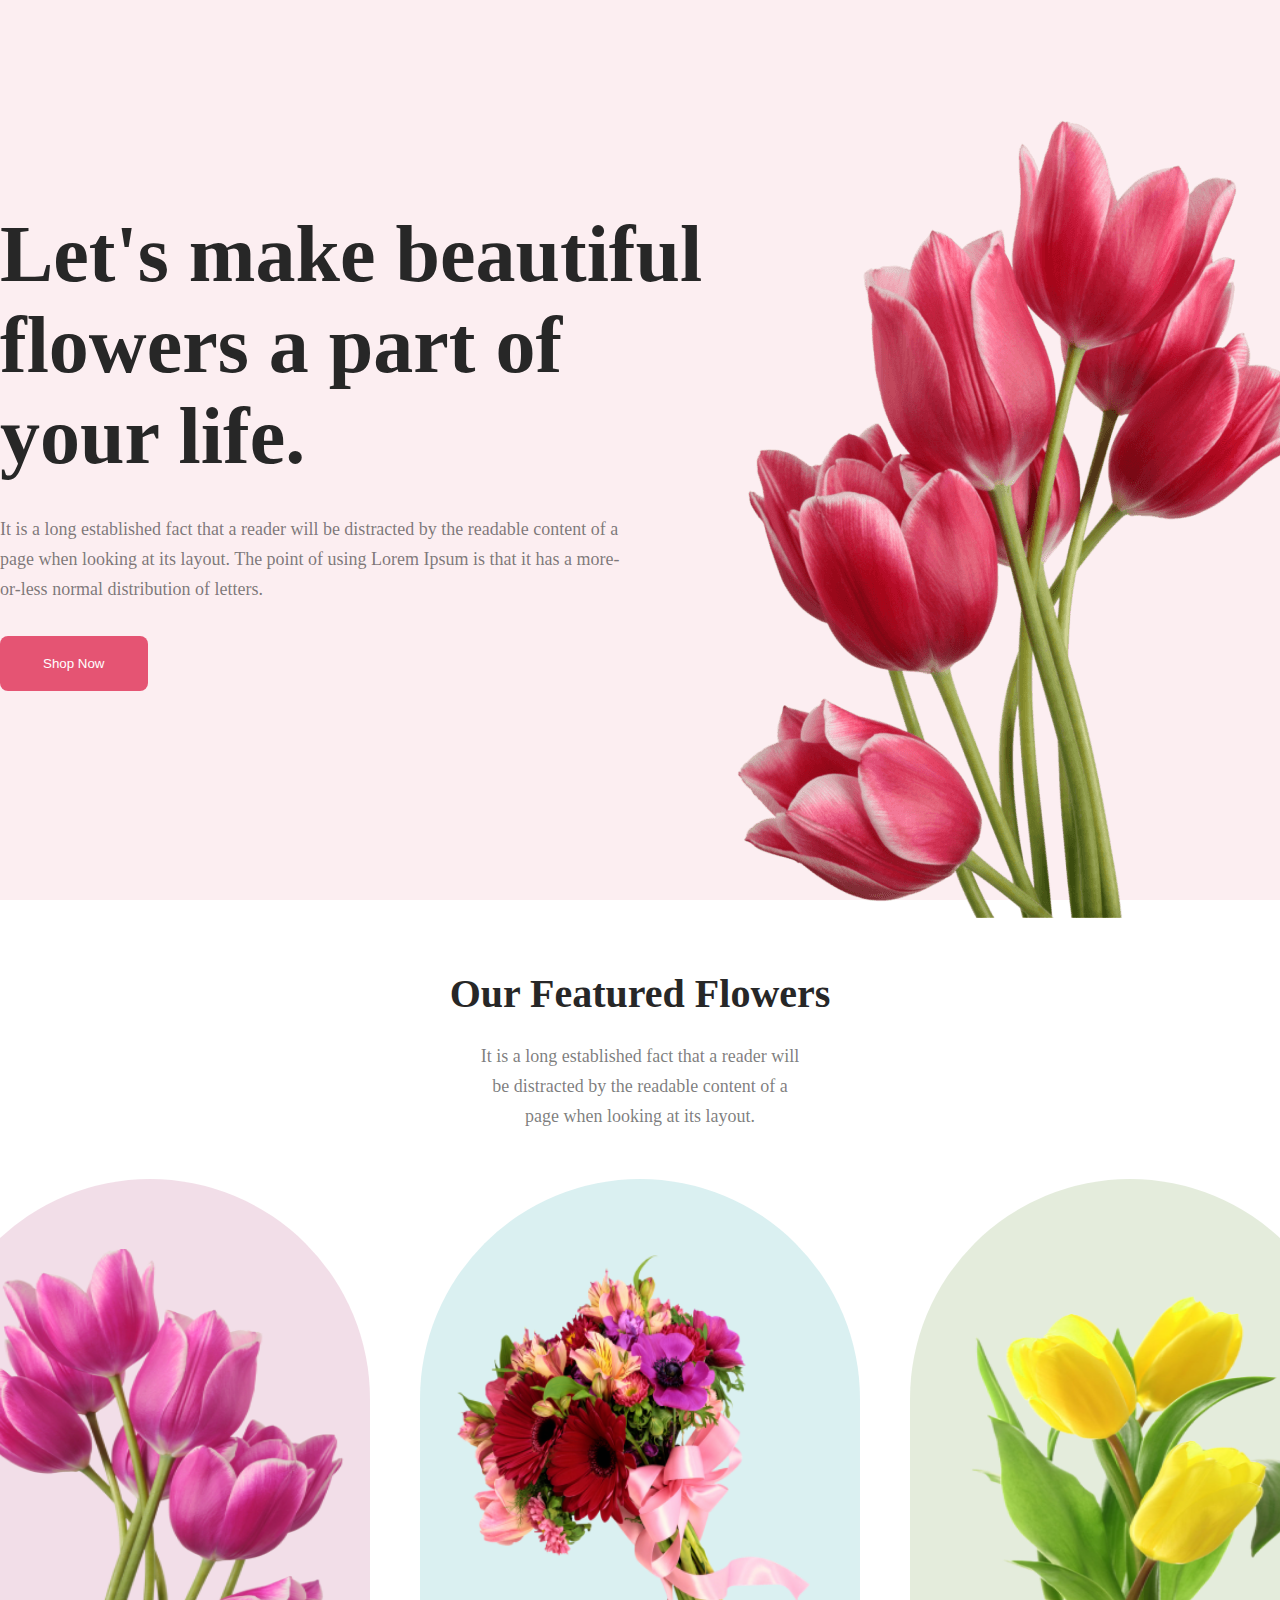
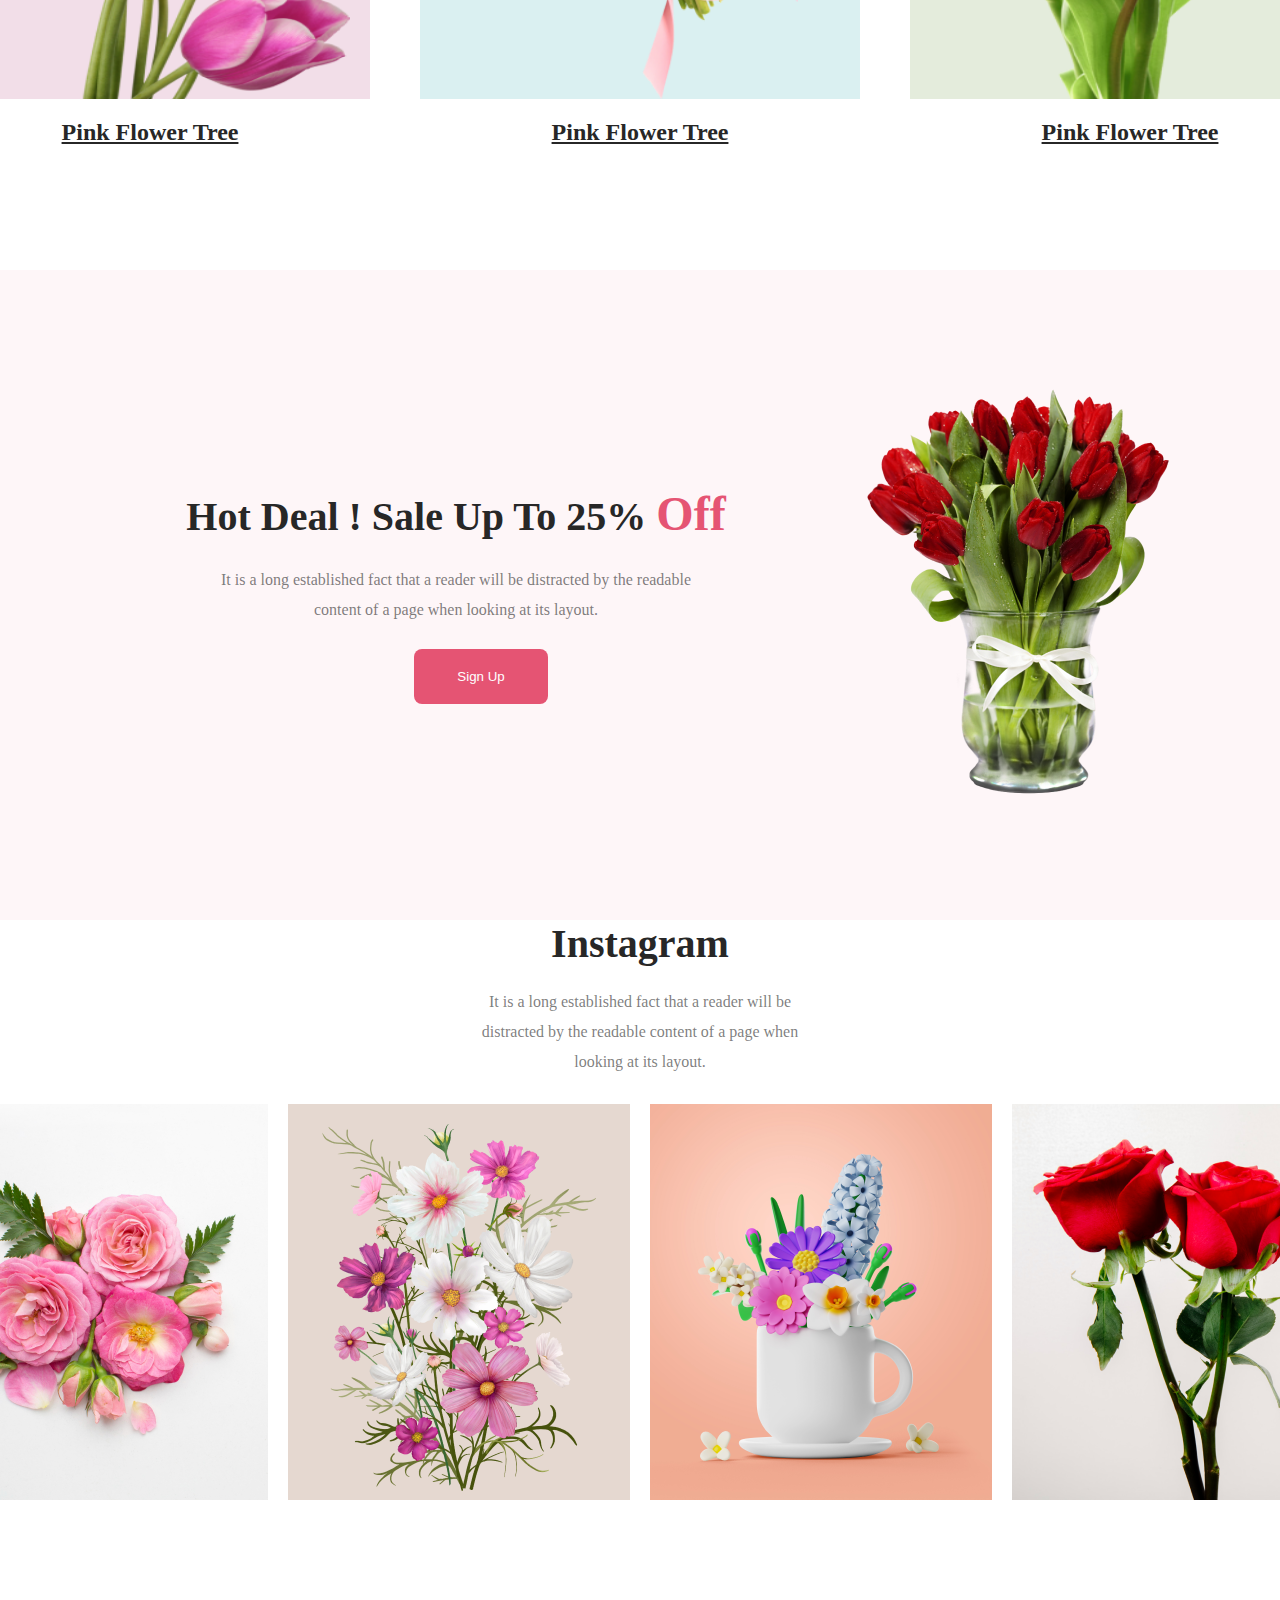
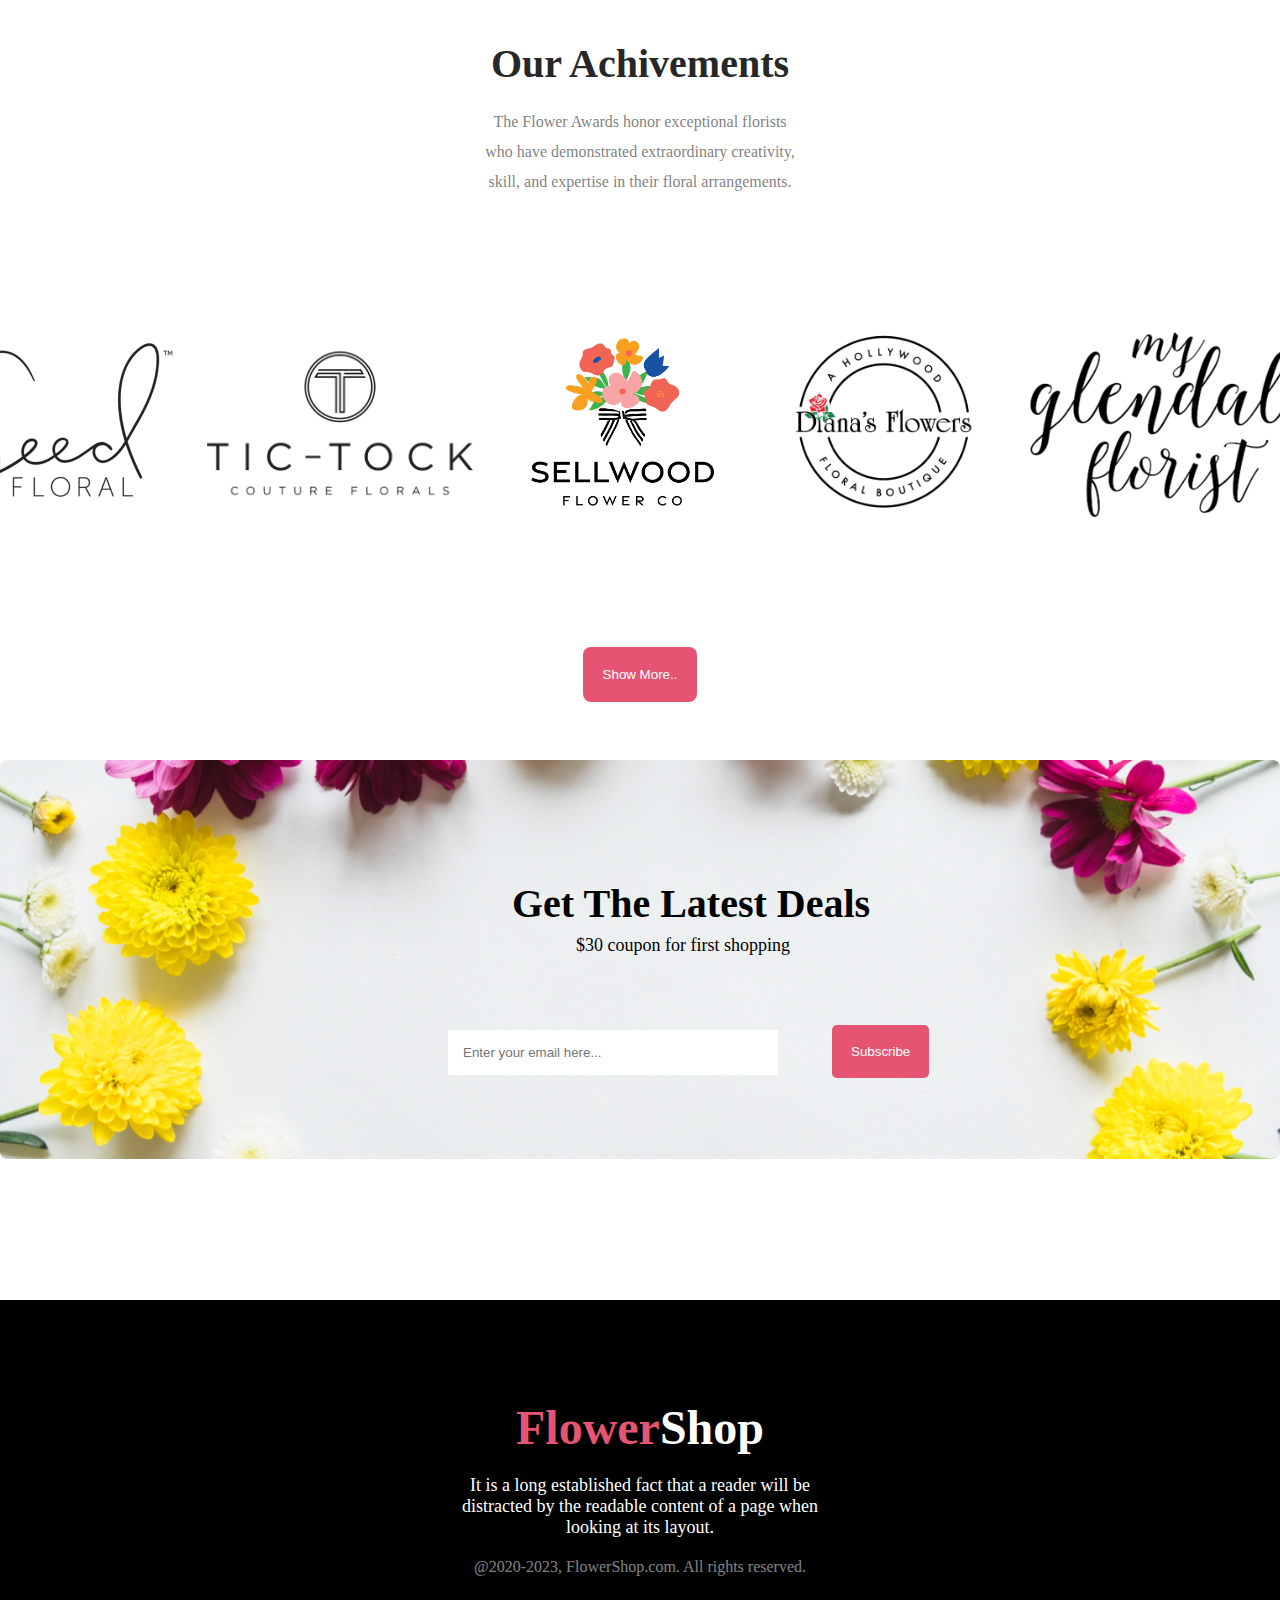
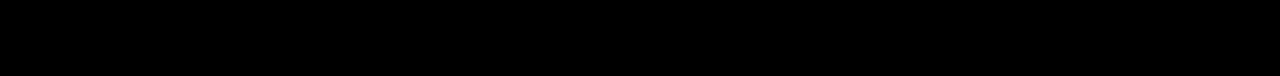
<file: index.html>
<!DOCTYPE html>
<html lang="en">
<head>
    <meta charset="UTF-8">
    <meta name="viewport" content="width=device-width, initial-scale=1.0">
    <title>Flower Project</title>
    <link rel="stylesheet" href="style.css">
</head>
<body>
    <!-- start header  -->
    <header>
        <section>
            <div class="header-section">
                <div class="header-info">
                    <h1 class="header-title">Let's make beautiful flowers a part of your life.</h1>
                    <p class="header-description">It is a long established fact that a reader will be distracted by the readable content of a page when looking at its layout. The point of using Lorem Ipsum is that it has a more-or-less normal distribution of letters.</p>
                    <button class="header-btn">Shop Now</button>
                </div>
                <div class="flower">
                    <img src="images/pngwing 10.png" alt="flower-image">
                </div>
            </div>
        </section>
    </header>
        <!-- end  header  section -->

         <!-- start main section  -->
    <main>
        <section>
            <div class="featured-flowers">
                <div class="flower-section">
                    <h2 class="flower-header">Our Featured Flowers</h2>
                    <p class="flower-description">It is a long established fact that a reader will be distracted by the readable content of a page when looking at its layout.</p>
                </div>
                <div class="flower-cards">
                    <div class="card1">
                      <div class="card-details">
                        <img class="flower-1" src="images/pngwing 6.png" alt="1st flower card">
                      </div>
                      <h1 class="flower-caption">Pink Flower Tree</h1>
                    </div>
                    <div class="card1">
                        <div class="card-details card-details-1 ">
                          <img class="flower-1" src="images/pngwing 5.png" alt="1st flower card">
                        </div>
                        <h1 class="flower-caption">Pink Flower Tree</h1>
                      </div>
                    
                      <div class="card1">
                        <div class="card-details card-details-2">
                          <img class="flower-1 flower-2" src="images/pngwing 7.png" alt="1st flower card">
                        </div>
                        <h1 class="flower-caption">Pink Flower Tree</h1>
                      </div>
                    
                </div>
               
            </div>
        </section>
    </main>
    <!-- end main section  -->

    <!-- offer-flower-section-start  -->
    <main>
        <section>
            <div class="offer-flowers">
                <div class="discount-header">
                    <h2 class="discount-title">Hot Deal ! Sale Up To 25% <span class="primary-color">Off</span></h2>
                    <p class="discount-description">It is a long established fact that a reader will be distracted by the readable content of a page when looking at its layout.</p>
                    <button class="header-btn signup-btn">Sign Up</button>
                </div>
                <div class="discount-flower">
                    <img src="images/pngwing 8.png" alt="discount-flower">
                </div>
            </div>
        </section>
    </main>
        <!-- offer-flower-section-end  -->

             <!-- Instagram-section-start  -->

        <main>
            <section>
                <div class="instagram-section">
                    <div class="instagram-header">
                        <h1 class="discount-title instagram-title">Instagram</h1>
                        <p class="discount-description instagram-description">It is a long established fact that a reader will be distracted by the readable 
                            content of a page when looking at its layout.</p>
                    </div>
                        <div class="flower-images">
                            <img src="images/Flower 01.png" alt="">
                            <img src="images/Rectangle 4.png" alt="">
                            <img src="images/Rectangle 5.png" alt="">
                            <img src="images/Rectangle 6.png" alt="">
                        </div>
                        
                </div>
            </section>
        </main>

<!-- Instagram-section-end  -->

 <!-- Achivement section start -->
<main>
    <section>
        <div class="instagram-section Achivement-section">
            <div class="instagram-header  Achivement-header">
                <h1 class="discount-title instagram-title">Our Achivements</h1>
                <p class="discount-description instagram-description">The Flower Awards honor exceptional florists who have demonstrated extraordinary creativity, skill, and expertise in their floral arrangements.</p>
            </div>
                <div class="flower-images">
                    <img class="achivement-img" src="images/achivement1.png" alt="">
                    <img class="achivement-img" src="images/achivement2.png" alt="">
                    <img class="achivement-img" src="images/achivement3.png" alt="">
                    <img class="achivement-img" src="images/achivement4.png" alt="">
                    <img class="achivement-img" src="images/achivement5.png" alt="">
                </div>
                <div class="show-more-btn">
                    <button class="achivement-btn">Show More..</button>
                </div>

        </div>
    </section>
</main>
 <!-- Achivement section  end-->


<!-- Latest Deals Section start -->
<main>
    <section class="latest-deals-section">
        
            <div class="latest-details">
                <div>
            <h1 class="latest-heading">Get The Latest Deals</h1>
            <p class="latest-discription">$30 coupon for first shopping</p>
            <input class="subscription1" type="email" placeholder="Enter your email here...">
            <button class="subscription2-btn">Subscribe</button>
                </div>
            
            </div>
            
        
    </section>
</main>

<!-- Latest Deals Section End -->


    <footer>
        <div class="footer-section">
            <h1><span class="primary-color">Flower</span>Shop </h1>
            <p class="footer-description">It is a long established fact that a reader will be distracted by the readable content of a page when looking at its layout.</p>
            <p class="final-text">@2020-2023, FlowerShop.com. All rights reserved. </p>
        </div>
    </footer>
</body>
</html>
</file>
<file: style.css>
*{
    margin: 0;
    padding: 0;
}
/* start header  */
.header-section{
    display: flex;
    align-items: center;
    justify-content: space-around;
    height: 100vh;
background: rgba(229, 84, 115, 0.10);}
.header-title{
width: 708px;
color: #272727;
font-size: 80px;
font-weight: 800;
}
.header-description{
width: 634px;
color: rgba(39, 39, 39, 0.60);
font-size: 18px;
font-weight: 400;
line-height: 30px;
margin: 32px 0px;
}
.header-btn{
padding: 20px 43px;
gap: 10px;
border-radius: 8px;
background: #E55473;
color: white;
border: none;
}

/* end header  */

/* flower-section start  */
.featured-flowers{
    height: 100vh;
    padding-top: 70px;
}
.flower-header{
    color: #272727;
text-align: center;
font-size: 40px;
font-weight: 800;
}
.flower-description{
    color: rgba(39, 39, 39, 0.60);
font-size: 18px;
font-weight: 400;
line-height: 30px;
width: 25%;
margin: auto;
text-align: center;
margin-top: 24px;

}
.flower-cards{
    display: flex;
    justify-content: center;
    gap: 50px;
    align-items:center;
    margin-top: 48px; 
}
.flower{
    margin-top: 140px;
}
.card-details{
    
    border-radius: 300px 300px 0px 0px;
    background: rgba(167, 33, 98, 0.15);
    padding: 20px 20px 0px 20px;

}
.card-details-1{
    background-color: rgba(5, 151, 160, 0.15);
    padding: 20px 20px 0px 20px;
}
.card-details-2{
    background: rgba(71, 125, 17, 0.15);
    padding: 20px 20px 0px 20px;
}


.flower-1{
    
    margin-bottom: -4px;
    padding-top: 50px;
    height: 450px;
    width: 400px;
}

.flower-title{
    display: flex;
    gap: 50px;
    font-size: 40px;
    
}
.flower-caption{
    color: #272727;
    font-size: 24px;
    font-weight: 700;
    text-decoration-line: underline;
    list-style: none;
    margin: auto;
    margin-top: 20px;
    text-align: center;
}

/* Discount-section-start */
.offer-flowers{
    display: flex;
    justify-content: center;
    gap: 50px;
    align-items: center;
    height: 50vh;
    padding: 100px;
    background: rgba(229, 84, 115, 0.05);
    
}
.discount-header{
    text-align: center;
    
}
.discount-title{
    color: #272727;
    font-size: 40px;
    font-weight: 800;
}
.discount-description{
color: rgba(39, 39, 39, 0.60);
font-weight: 400;
line-height: 30px;
width: 70%;
margin: auto;
margin-top: 24px;
}
.signup-btn{
    margin-left: 50px;
    margin-top: 24px;

}
/* Discount-section-end */

/* Instagram-section-start */

.flower-images{
display: flex;
align-items: center;
justify-content: center;
gap: 20px;
height: 50vh;

}
.instagram-section{
height: 80vh;
}
.instagram-header{
    text-align: center;
}
.instagram-description{
    width: 25%;
    margin: auto;
}
.instagram-title{
    margin-bottom: 20px;
}
/* Instagram-section-end */

/* <!-- Achivement section start --> */
.Achivement-section{
    height: 80vh;
}
.achivement-img{
    height: 200px;
}
.achivement-btn{
padding: 20px ;
border-radius: 8px;
background: #E55473;
color: white;
border: none;
}
.show-more-btn{

    text-align: center;
}
/* .Achivement-header{
    margin-top: 50px;
} */

/* <!-- Achivement section  end--> */


/* latest-deals start  */
.latest-deals-section{
    height: 60vh;
}
.latest-details{
    max-width: 1440px;
    background-image: url('images/Rectangle 9.png');
    background-repeat: no-repeat;
    background-size: contain;
    height: 449px;
    margin: auto;
    text-align: center;
    position: relative;


}
.latest-heading{
    position:absolute;
   top: 120px;
   left: 40%;
font-size: 40px;
padding-bottom:20px;


   
}
.latest-discription{
    position:absolute;
   top: 150px;
   left: 45%;
   font-size: 18px;
   margin-top: 25px;
   font-weight: 10;


   
   
}
.subscription1{
    position:absolute;
   top: 200px; 
    left: 35%;
    padding: 15px;
    width: 300px;
    border: none;
    margin-top: 70px;

}
.subscription2-btn{
    position:absolute;
    top: 195px; 
    left: 65%;
    padding: 19px;
    background-color: #E55473;
    border: none;
    border-radius: 5px;
    margin-top: 70px;
    color: white;

    
}

/* latest-deals end  */


/* footer-start  */

.footer-section{
    background-color: black;
    padding: 100px;
    color: white;
    text-align: center;
    
}
.primary-color{
    color: #E55473;
    font-size: 48px;
}
.footer-section>h1{
    font-size: 48px;

}
.footer-description{
    /* width: 625px; */
    width: 35%;
    margin: auto;
    font-size: 18px;
    padding: 20px;
}
.final-text{
opacity: 0.5;
}


/* footer-end  */
</file>
